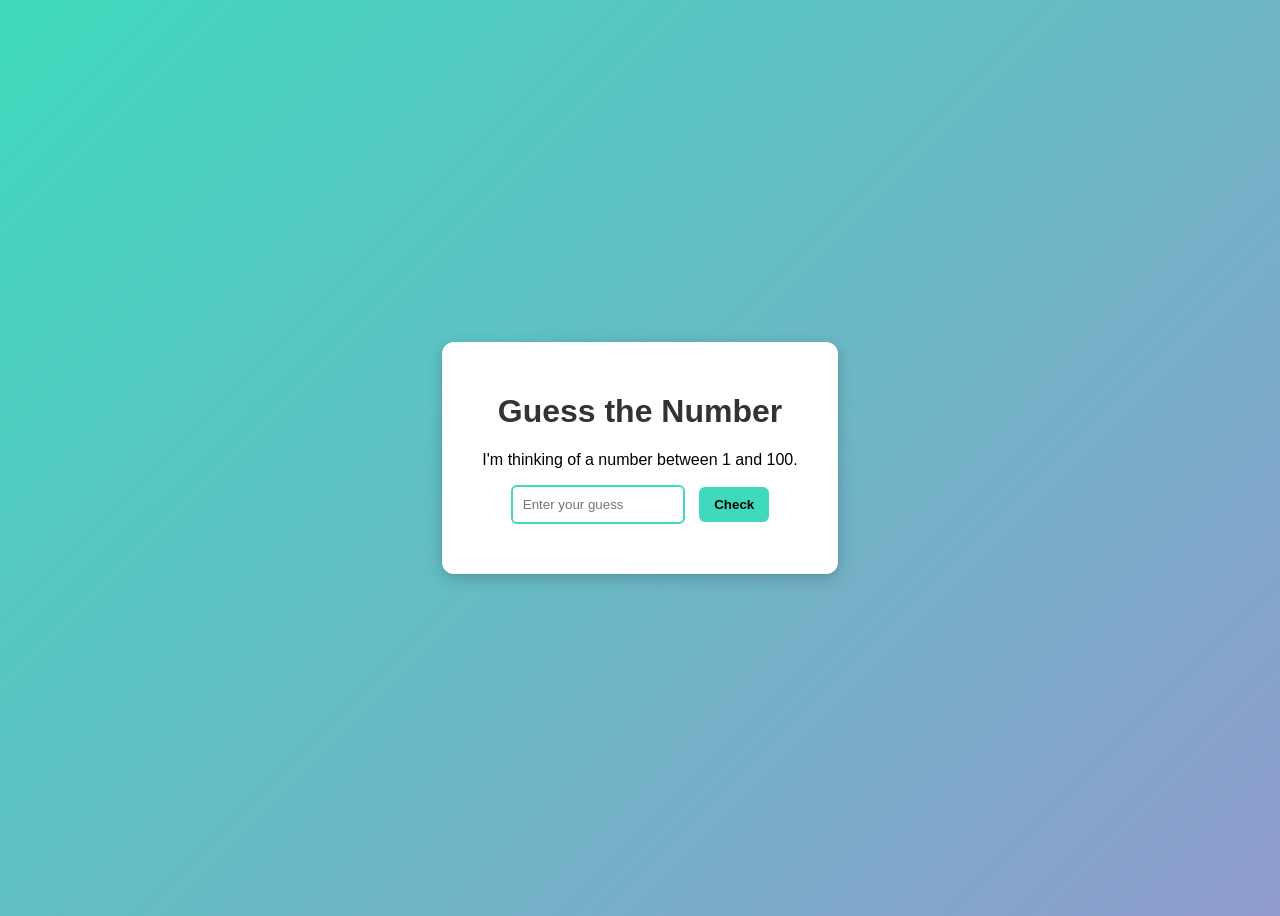
<file: GuessTheNumber/index.html>
<!DOCTYPE html>
<html lang="en">
<head>
    <meta charset="UTF-8">
    <meta name="viewport" content="width=device-width, initial-scale=1.0">
    <title>Guess the Number</title>
    <link rel="stylesheet" href="style.css">
</head>
<body>
    <div class="game-container">
        <h1>Guess the Number</h1>
        <p>I'm thinking of a number between 1 and 100.</p>
        <input type="number" id="number" placeholder="Enter your guess">
        <button id="check-btn">Check</button>
        <p id="result"></p>
        <p id="attempts"></p>
    </div>

    <script src="script.js"></script>
</body>
</html>
</file>
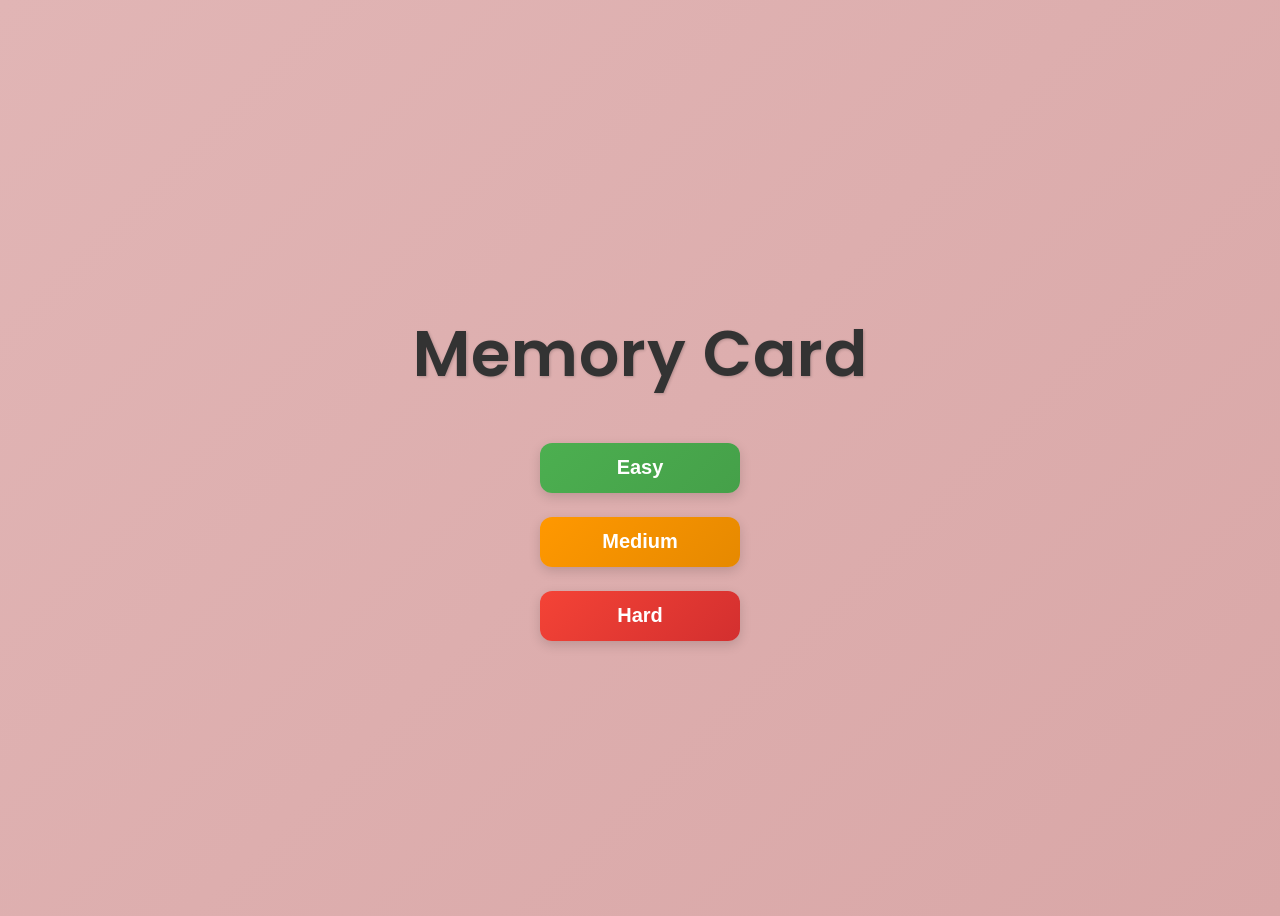
<file: MemoryCard/index.html>
<!DOCTYPE html>
<html lang="en">
<head>
    <meta charset="UTF-8">
    <meta name="viewport" content="width=device-width, initial-scale=1.0">
    <title>Memory Card</title>
    <link rel="stylesheet" href="main.css">
</head>
<body>
    <h1>Memory Card</h1>
    <button id="Easy" class="btn"><a href="Easy/Easy.html">Easy</a></button>
    <button id="Medium" class="btn"><a href="Medium/Medium.html">Medium</a></button>
    <button id="Hard" class="btn"><a href="Hard/Hard.html">Hard</a></button>
</body>
</html>
</file>
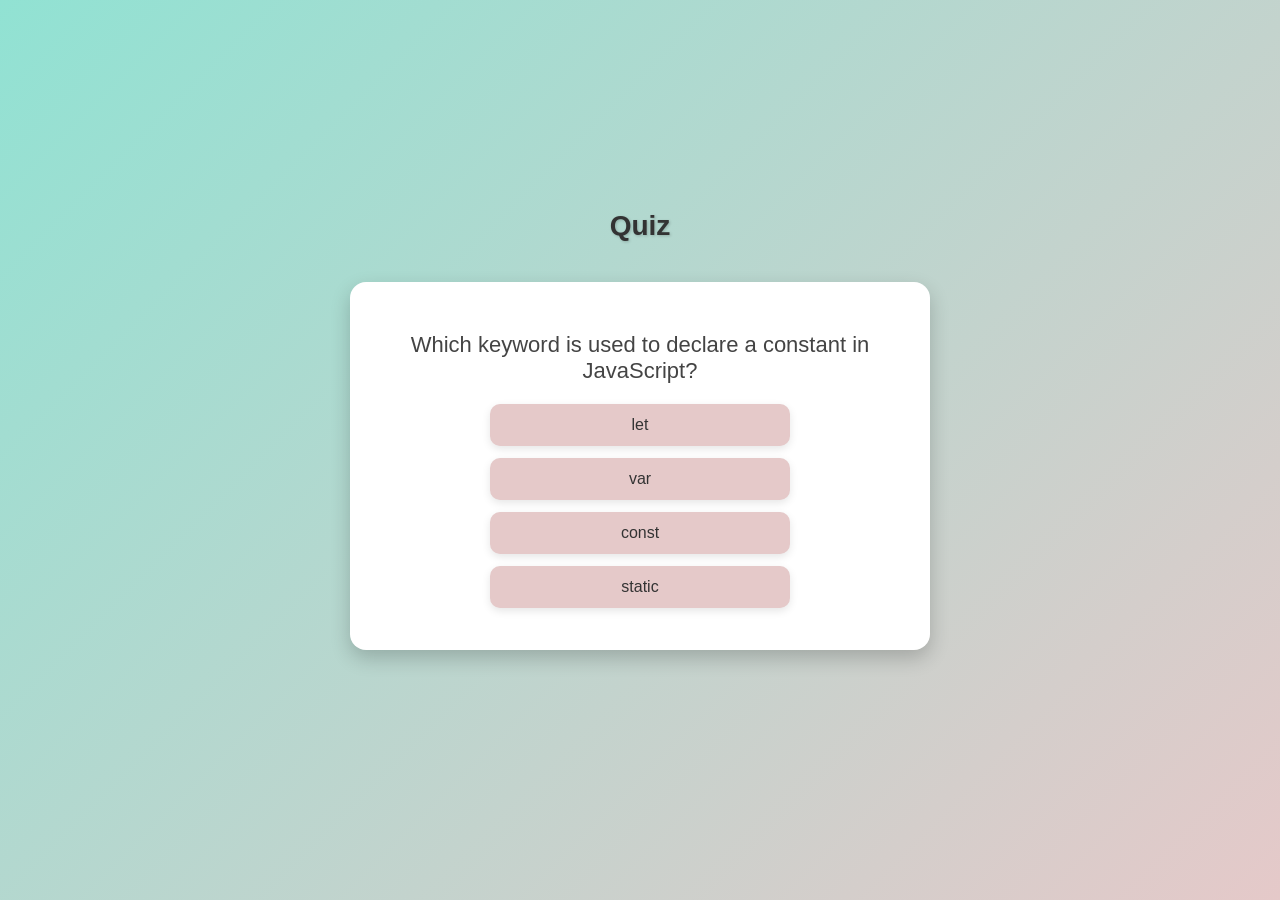
<file: QuizApp/index.html>
<!DOCTYPE html>
<html lang="en">
<head>
    <meta charset="UTF-8">
    <meta name="viewport" content="width=device-width, initial-scale=1.0">
    <title>Quiz App</title>
    <link rel="stylesheet" href="style.css">
</head>
<body>
    <div class="container">
        <h1>Quiz</h1>
        <div id="quiz"></div>
        <p id="score"></p>
    </div>
    <script src="script.js"></script>
</body>
</html>
</file>
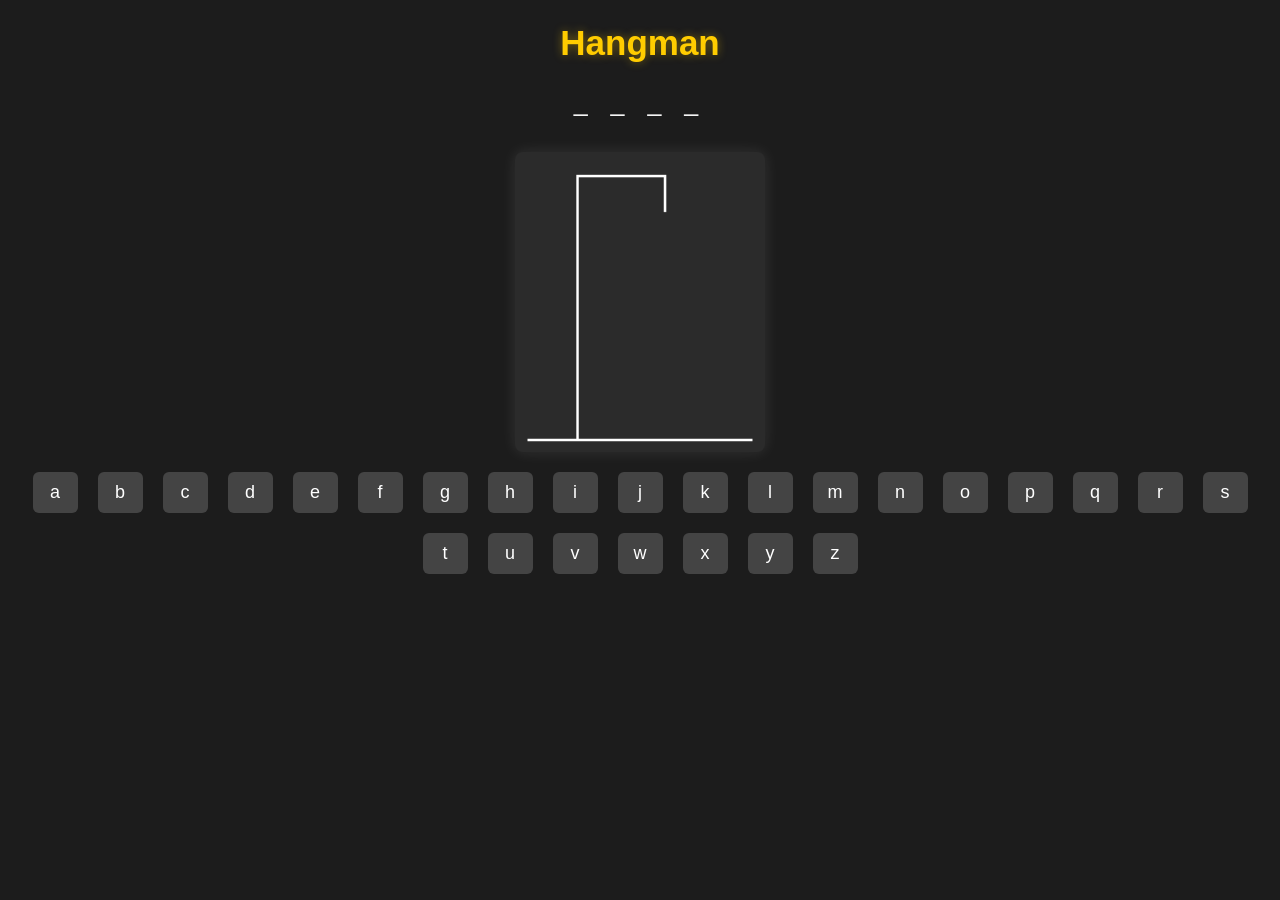
<file: SimpleHangman/index.html>
<!DOCTYPE html>
<html lang="en">
<head>
    <meta charset="UTF-8">
    <meta name="viewport" content="width=device-width, initial-scale=1.0">
    <title>Hangman</title>
    <link rel="stylesheet" href="style.css">
</head>
<body>
    <h1>Hangman</h1>
    <p id="wordDisplay"></p>
    <canvas id="hangmanCanvas" width="200" height="250"></canvas>
    <div id="keyboard"></div>
    <p id="message"></p>

    <script src="script.js"></script>
</body>
</html>
</file>
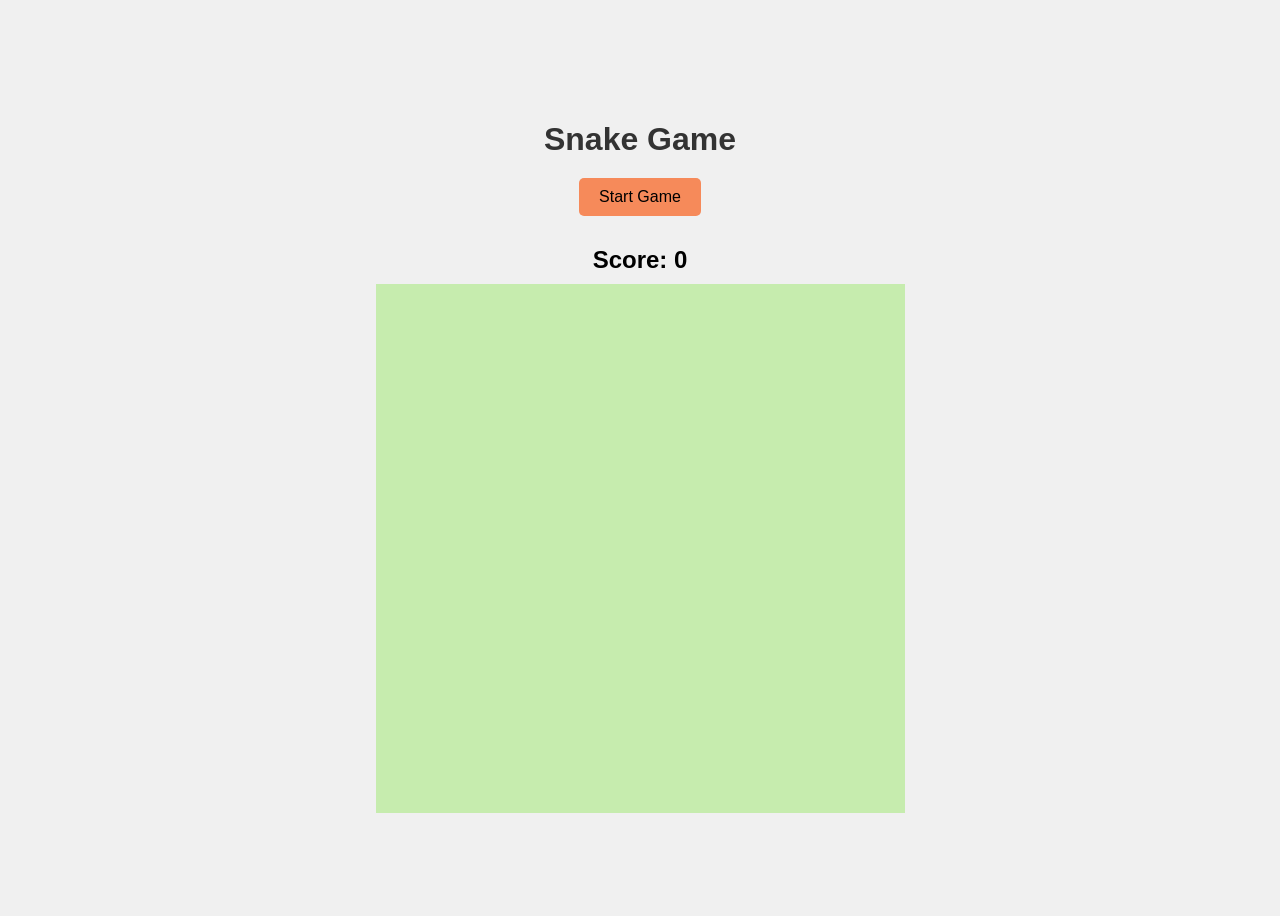
<file: SnakeGame/index.html>
<!DOCTYPE html>
<html lang="en">
<head>
  <meta charset="UTF-8">
  <meta name="viewport" content="width=device-width, initial-scale=1.0">
  <title>Snake Game</title>
  <link rel="stylesheet" href="style.css">
</head>
<body>
  <div class="game-container">
    <h1 class="game-title">Snake Game</h1>
    <button id="startBtn">Start Game</button>
    <h2 id="score">Score: 0</h2>

    <div class="canvas-wrapper">
      <canvas id="gameCanvas" width="529" height="529"></canvas>
      <div id="gameOverOverlay">
        <h2>Game Over!</h2>
        <p id="finalScore">Score : 0</p>
        <button id="restartBtn">Restart</button>
      </div>
    </div>
  </div>

  <script src="script.js"></script>
</body>
</html>
</file>
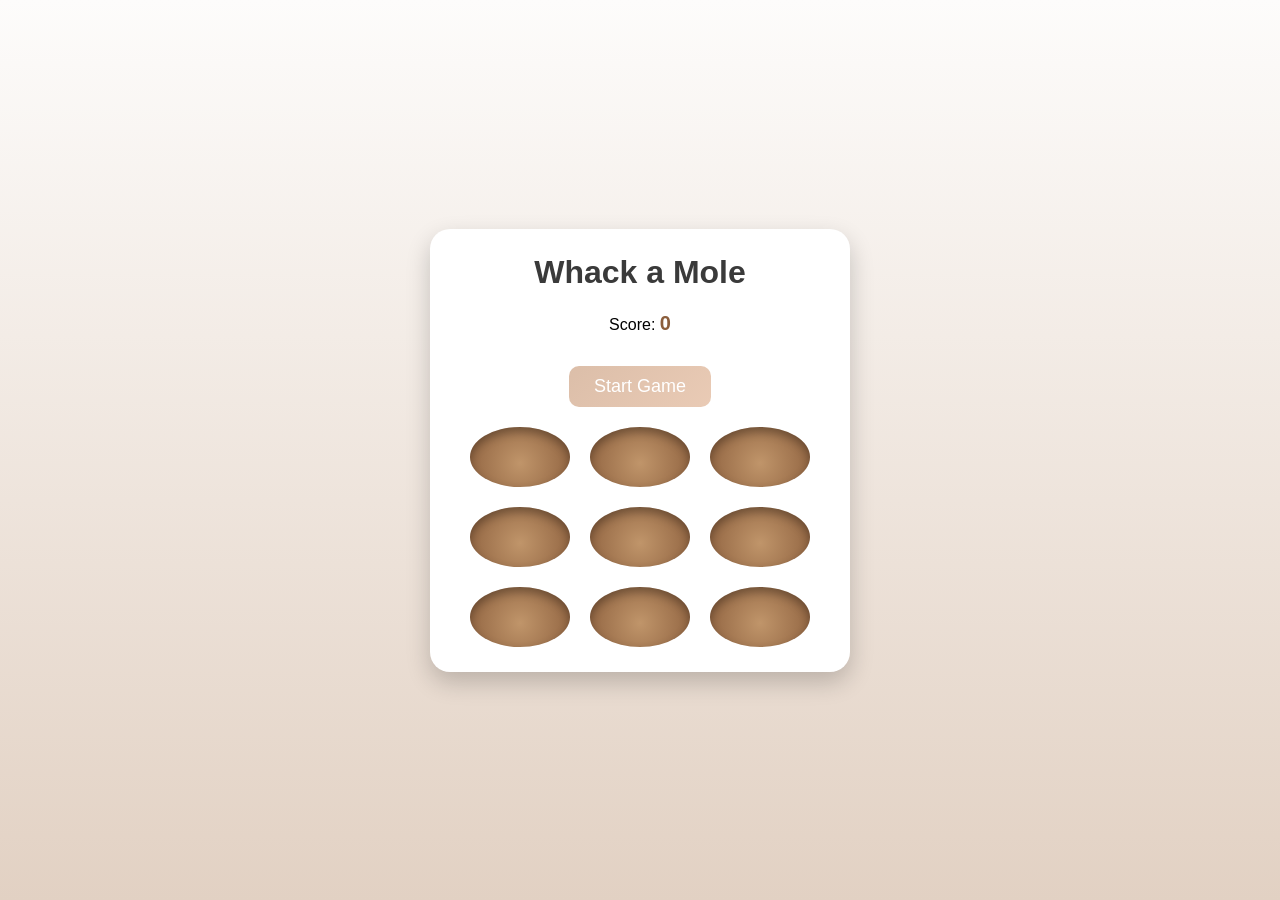
<file: WhackaMole/index.html>
<!DOCTYPE html>
<html lang="en">
<head>
    <meta charset="UTF-8">
    <meta name="viewport" content="width=device-width, initial-scale=1.0">
    <title>Whack a Mole</title>
    <link rel="stylesheet" href="style.css">
</head>
<body>
    <div id="game">
    <h2>Whack a Mole</h2>
    <p id="scoreBox">Score: <span id="score">0</span></p>
    <p id="message"></p>
    <button id="start">Start Game</button>
    <div class="board">
        <div class="hole"></div>
        <div class="hole"></div>
        <div class="hole"></div>
        <div class="hole"></div>
        <div class="hole"></div>
        <div class="hole"></div>
        <div class="hole"></div>
        <div class="hole"></div>
        <div class="hole"></div>
    </div>
    </div>
    <script src="script .js"></script>
</body>
</html>
</file>
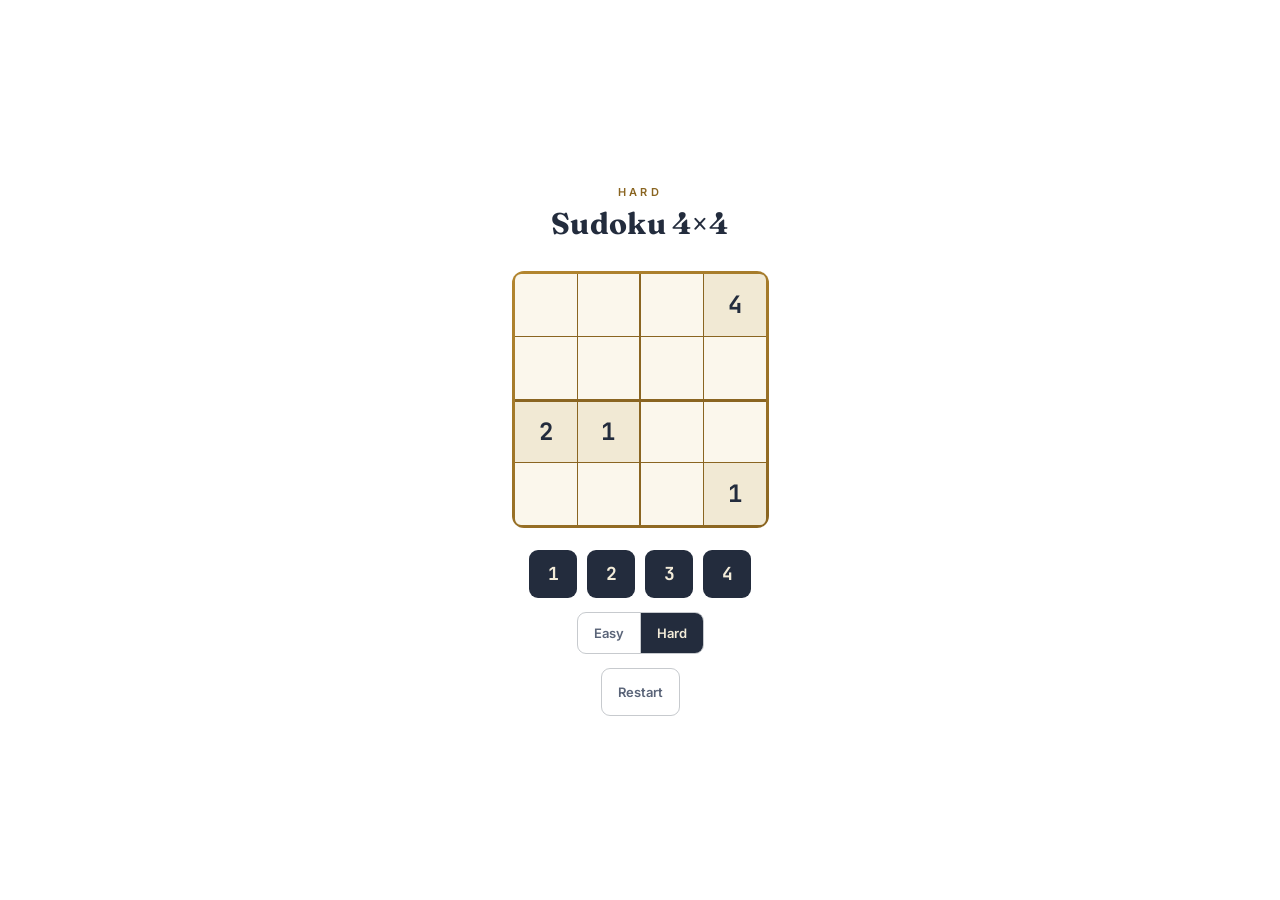
<file: Sudoku/4x4/index.html>
<!DOCTYPE html>
<html lang="en">
<head>
<meta charset="UTF-8">
<meta name="viewport" content="width=device-width, initial-scale=1.0">
<title>Sudoku 4×4</title>
<link rel="preconnect" href="https://fonts.googleapis.com">
<link href="https://fonts.googleapis.com/css2?family=Fraunces:opsz,wght@9..144,500;9..144,700&family=JetBrains+Mono:wght@500;700&family=Inter:wght@400;500;600&display=swap" rel="stylesheet">
<link rel="stylesheet" href="style.css">
</head>
<body>
  <div id="game">
    <div class="eyebrow" id="diffLabel">Hard</div>
    <h1>Sudoku 4×4</h1>
    <p id="message"></p>

    <div class="board-frame">
      <div class="grid" id="grid"></div>
    </div>

    <div class="controls" id="numberControls">
      <button class="num-btn" data-num="1">1</button>
      <button class="num-btn" data-num="2">2</button>
      <button class="num-btn" data-num="3">3</button>
      <button class="num-btn" data-num="4">4</button>
    </div>

    <div class="bottom-row">
      <div class="diff-toggle" id="diffToggle">
        <button class="diff-btn" data-diff="easy">Easy</button>
        <button class="diff-btn" data-diff="hard">Hard</button>
      </div>
    </div>

    <div class="bottom-row">
      <button class="icon-btn" id="restartBtn">Restart</button>
    </div>
  </div>
<script src="script.js"></script>

</body>
</html>
</file>
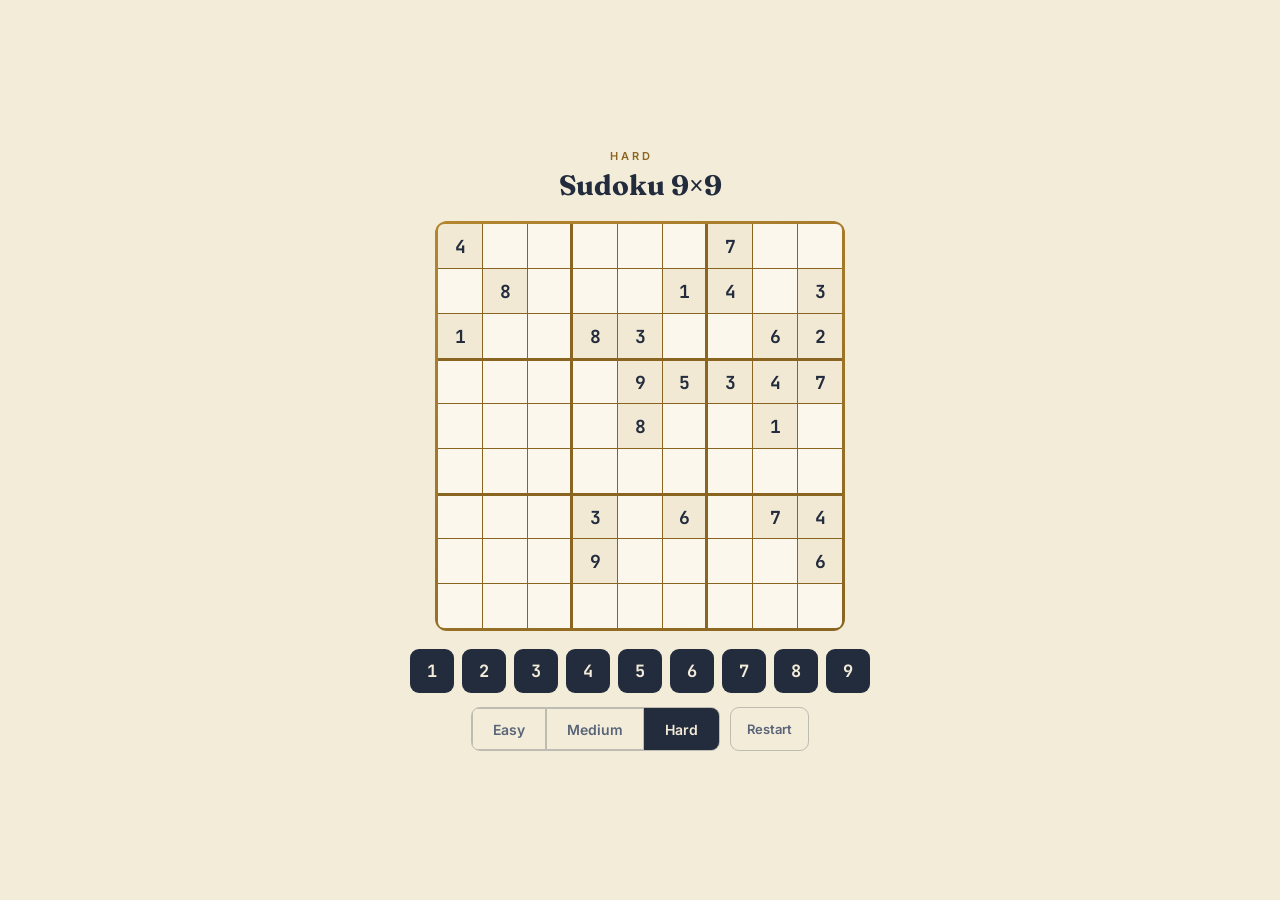
<file: Sudoku/9x9/index.html>
<!DOCTYPE html>
<html lang="en">
<head>
<meta charset="UTF-8">
<meta name="viewport" content="width=device-width, initial-scale=1.0">
<title>Sudoku 9×9</title>
<link rel="preconnect" href="https://fonts.googleapis.com">
<link href="https://fonts.googleapis.com/css2?family=Fraunces:opsz,wght@9..144,500;9..144,700&family=JetBrains+Mono:wght@500;700&family=Inter:wght@400;500;600&display=swap" rel="stylesheet">
<link rel="stylesheet" href="style.css">
</head>
<body>
  <div id="game">
    <div class="eyebrow" id="diffLabel">Hard</div>
    <h1>Sudoku 9×9</h1>
    <p id="message"></p>

    <div class="board-frame">
      <div class="grid" id="grid"></div>
    </div>

    <div class="controls" id="numberControls">
      <button class="num-btn" data-num="1">1</button>
      <button class="num-btn" data-num="2">2</button>
      <button class="num-btn" data-num="3">3</button>
      <button class="num-btn" data-num="4">4</button>
      <button class="num-btn" data-num="5">5</button>
      <button class="num-btn" data-num="6">6</button>
      <button class="num-btn" data-num="7">7</button>
      <button class="num-btn" data-num="8">8</button>
      <button class="num-btn" data-num="9">9</button>
    </div>

    <div class="bottom-row">
      <div class="diff-toggle" id="diffToggle">
        <button class="diff-btn" data-diff="easy">Easy</button>
        <button class="diff-btn" data-diff="medium">Medium</button>
        <button class="diff-btn" data-diff="hard">Hard</button>
      </div>
      <button class="icon-btn" id="restartBtn">Restart</button>
    </div>
  </div>

  <script src="script.js"></script>
</body>
</html>
</file>
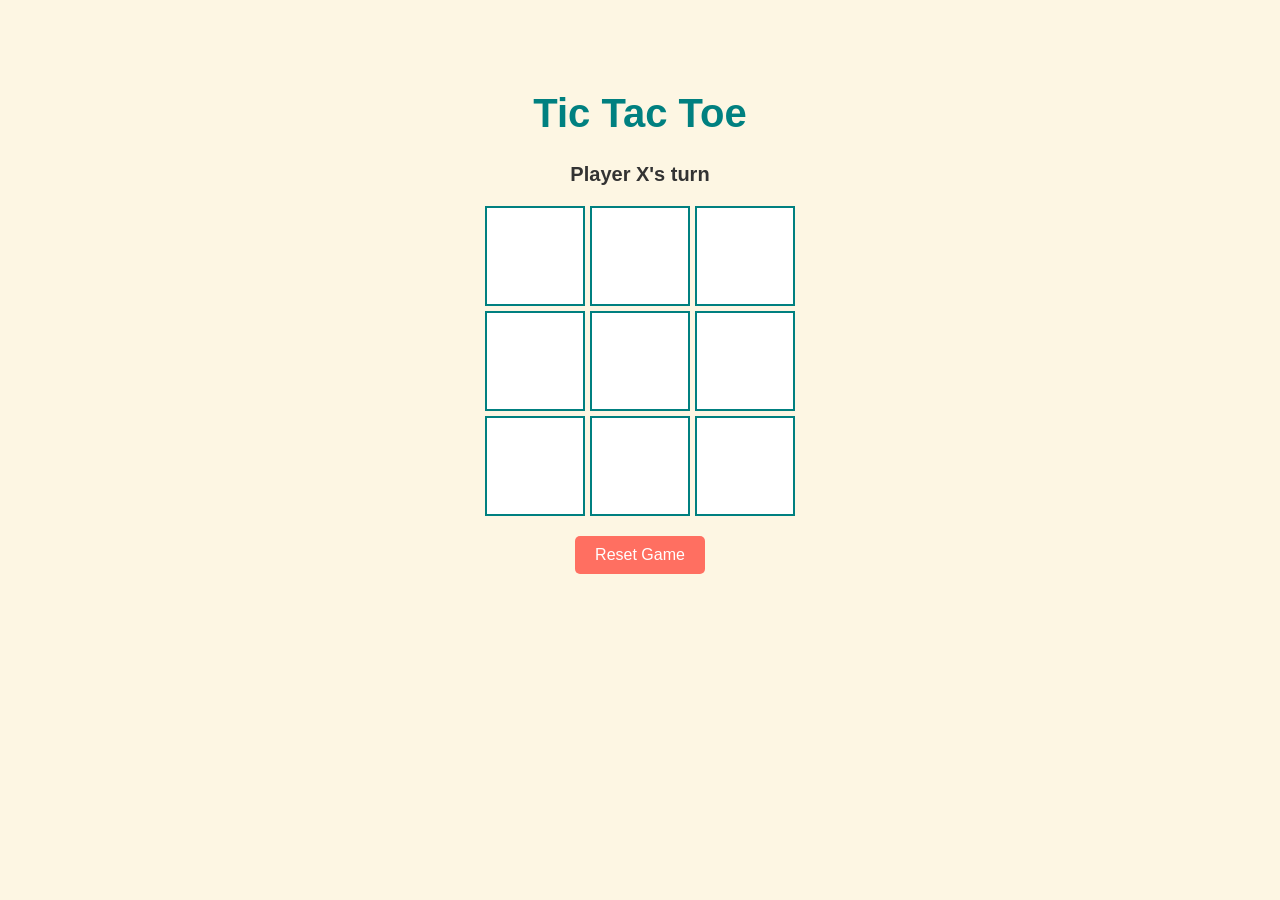
<file: TicTacToe/Tic-tac-toe.html>
<!DOCTYPE html>
<html lang="en">
<head>
  <meta charset="UTF-8">
  <title>Tic Tac Toe</title>
  <link rel="stylesheet" href="style.css">
</head>
<body>
    <br>
    <br>
  <h1>Tic Tac Toe</h1>
  <div class="status">Player X's turn</div>

  <div class="board">
    <div class="cell" data-index="0"></div>
    <div class="cell" data-index="1"></div>
    <div class="cell" data-index="2"></div>
    <div class="cell" data-index="3"></div>
    <div class="cell" data-index="4"></div>
    <div class="cell" data-index="5"></div>
    <div class="cell" data-index="6"></div>
    <div class="cell" data-index="7"></div>
    <div class="cell" data-index="8"></div>
    <div class="line"></div>
  </div>

  <button class="reset">Reset Game</button>
<script src="script .js"></script>

</body>
</html>
</file>
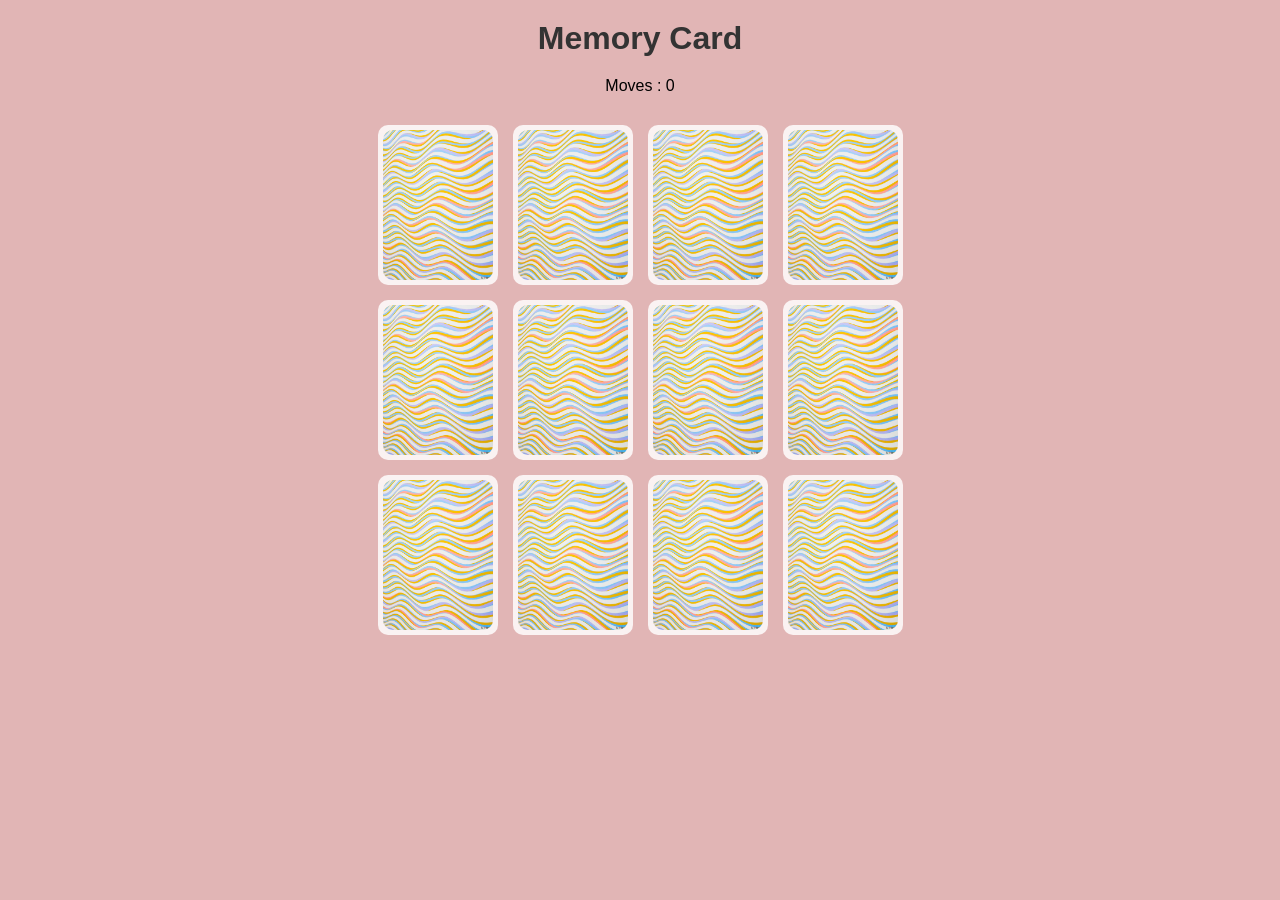
<file: MemoryCard/Easy/Easy.html>
<!DOCTYPE html>
<html lang="en">
<head>
    <meta charset="UTF-8">
    <meta name="viewport" content="width=device-width, initial-scale=1.0">
    <title>Memory Card</title>
    <link rel="stylesheet" href="style2.css">
</head>
<body>
    <h1>Memory Card</h1>
    <p>Moves : 0</p>
    <div class="game-board">
        <div class="card">
        <div class="card-inner">
            <div class="card-front">
                <img src="../assets/front-img.jpg" alt="?">
            </div>
            <div class="card-back">
            <img src="../assets/i1.jpg" alt="Apple">
            </div>
        </div>
        </div>

        <div class="card">
        <div class="card-inner">
            <div class="card-front">
                <img src="../assets/front-img.jpg" alt="?">
            </div>
            <div class="card-back">
            <img src="../assets/i5.jpg" alt="Apple">
            </div>
        </div>
        </div>

        <div class="card">
        <div class="card-inner">
            <div class="card-front">
                <img src="../assets/front-img.jpg" alt="?">
            </div>
            <div class="card-back">
            <img src="../assets/i4.jpg" alt="Apple">
            </div>
        </div>
        </div>

        <div class="card">
        <div class="card-inner">
            <div class="card-front">
                <img src="../assets/front-img.jpg" alt="?">
            </div>
            <div class="card-back">
            <img src="../assets/i2.jpg" alt="Apple">
            </div>
        </div>
        </div>

        <div class="card">
        <div class="card-inner">
            <div class="card-front">
                <img src="../assets/front-img.jpg" alt="?">
            </div>
            <div class="card-back">
            <img src="../assets/i3.jpg" alt="Apple">
            </div>
        </div>
        </div>

        <div class="card">
        <div class="card-inner">
            <div class="card-front">
                <img src="../assets/front-img.jpg" alt="?">
            </div>
            <div class="card-back">
            <img src="../assets/i2.jpg" alt="Apple">
            </div>
        </div>
        </div>

        <div class="card">
        <div class="card-inner">
            <div class="card-front">
                <img src="../assets/front-img.jpg" alt="?">
            </div>
            <div class="card-back">
            <img src="../assets/i6.jpg" alt="Apple">
            </div>
        </div>
        </div>

        <div class="card">
        <div class="card-inner">
            <div class="card-front">
                <img src="../assets/front-img.jpg" alt="?">
            </div>
            <div class="card-back">
            <img src="../assets/i3.jpg" alt="Apple">
            </div>
        </div>
        </div>

        <div class="card">
        <div class="card-inner">
            <div class="card-front">
                <img src="../assets/front-img.jpg" alt="?">
            </div>
            <div class="card-back">
            <img src="../assets/i4.jpg" alt="Apple">
            </div>
        </div>
        </div>

        <div class="card">
        <div class="card-inner">
            <div class="card-front">
                <img src="../assets/front-img.jpg" alt="?">
            </div>
            <div class="card-back">
            <img src="../assets/i6.jpg" alt="Apple">
            </div>
        </div>
        </div>

        <div class="card">
        <div class="card-inner">
            <div class="card-front">
                <img src="../assets/front-img.jpg" alt="?">
            </div>
            <div class="card-back">
            <img src="../assets/i5.jpg" alt="Apple">
            </div>
        </div>
        </div>

        <div class="card">
        <div class="card-inner">
            <div class="card-front">
                <img src="../assets/front-img.jpg" alt="?">
            </div>
            <div class="card-back">
            <img src="../assets/i1.jpg" alt="Apple">
            </div>
        </div>
        </div>
           
    <script src="../script.js"></script>
</body>
</html>
</file>
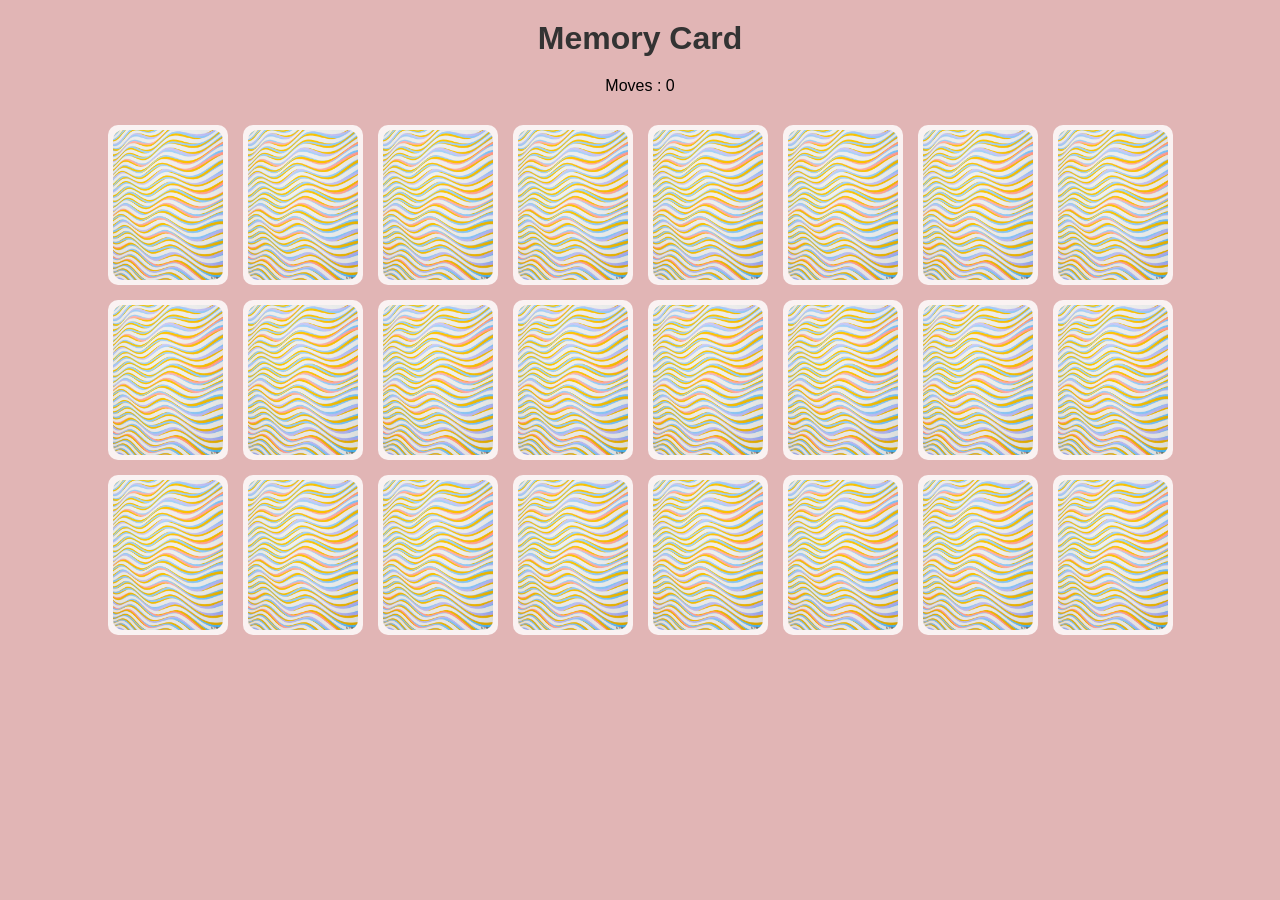
<file: MemoryCard/Hard/Hard.html>
<!DOCTYPE html>
<html lang="en">
<head>
    <meta charset="UTF-8">
    <meta name="viewport" content="width=device-width, initial-scale=1.0">
    <title>Memory Card</title>
    <link rel="stylesheet" href="style.css">
</head>
<body>
    <h1>Memory Card</h1>
    <p>Moves : 0</p>
    <div class="game-board">
        <div class="card">
        <div class="card-inner">
            <div class="card-front">
                <img src="../assets/front-img.jpg" alt="?">
            </div>
            <div class="card-back">
            <img src="../assets/image1.jpg" alt="Apple">
            </div>
        </div>
        </div>

        <div class="card">
        <div class="card-inner">
            <div class="card-front">
                <img src="../assets/front-img.jpg" alt="?">
            </div>
            <div class="card-back">
            <img src="../assets/image12.jpg" alt="Apple">
            </div>
        </div>
        </div>

        <div class="card">
        <div class="card-inner">
            <div class="card-front">
                <img src="../assets/front-img.jpg" alt="?">
            </div>
            <div class="card-back">
            <img src="../assets/image4.jpg" alt="Apple">
            </div>
        </div>
        </div>

        <div class="card">
        <div class="card-inner">
            <div class="card-front">
                <img src="../assets/front-img.jpg" alt="?">
            </div>
            <div class="card-back">
            <img src="../assets/image3.jpg" alt="Apple">
            </div>
        </div>
        </div>

        <div class="card">
        <div class="card-inner">
            <div class="card-front">
                <img src="../assets/front-img.jpg" alt="?">
            </div>
            <div class="card-back">
            <img src="../assets/image10.jpg" alt="Apple">
            </div>
        </div>
        </div>

        <div class="card">
        <div class="card-inner">
            <div class="card-front">
                <img src="../assets/front-img.jpg" alt="?">
            </div>
            <div class="card-back">
            <img src="../assets/image2.jpg" alt="Apple">
            </div>
        </div>
        </div>

        <div class="card">
        <div class="card-inner">
            <div class="card-front">
                <img src="../assets/front-img.jpg" alt="?">
            </div>
            <div class="card-back">
            <img src="../assets/image1.jpg" alt="Apple">
            </div>
        </div>
        </div>

        <div class="card">
        <div class="card-inner">
            <div class="card-front">
                <img src="../assets/front-img.jpg" alt="?">
            </div>
            <div class="card-back">
            <img src="../assets/image11.jpg" alt="Apple">
            </div>
        </div>
        </div>

        <div class="card">
        <div class="card-inner">
            <div class="card-front">
                <img src="../assets/front-img.jpg" alt="?">
            </div>
            <div class="card-back">
            <img src="../assets/image2.jpg" alt="Apple">
            </div>
        </div>
        </div>

        <div class="card">
        <div class="card-inner">
            <div class="card-front">
                <img src="../assets/front-img.jpg" alt="?">
            </div>
            <div class="card-back">
            <img src="../assets/image5.jpg" alt="Apple">
            </div>
        </div>
        </div>

        <div class="card">
        <div class="card-inner">
            <div class="card-front">
                <img src="../assets/front-img.jpg" alt="?">
            </div>
            <div class="card-back">
            <img src="../assets/image8.jpg" alt="Apple">
            </div>
        </div>
        </div>

        <div class="card">
        <div class="card-inner">
            <div class="card-front">
                <img src="../assets/front-img.jpg" alt="?">
            </div>
            <div class="card-back">
            <img src="../assets/image3.jpg" alt="Apple">
            </div>
        </div>
        </div>

        <div class="card">
        <div class="card-inner">
            <div class="card-front">
                <img src="../assets/front-img.jpg" alt="?">
            </div>
            <div class="card-back">
            <img src="../assets/image7.jpg" alt="Apple">
            </div>
        </div>
        </div>

        <div class="card">
        <div class="card-inner">
            <div class="card-front">
                <img src="../assets/front-img.jpg" alt="?">
            </div>
            <div class="card-back">
            <img src="../assets/image9.jpg" alt="Apple">
            </div>
        </div>
        </div>

        <div class="card">
        <div class="card-inner">
            <div class="card-front">
                <img src="../assets/front-img.jpg" alt="?">
            </div>
            <div class="card-back">
            <img src="../assets/image11.jpg" alt="Apple">
            </div>
        </div>
        </div>

        <div class="card">
        <div class="card-inner">
            <div class="card-front">
                <img src="../assets/front-img.jpg" alt="?">
            </div>
            <div class="card-back">
            <img src="../assets/image8.jpg" alt="Apple">
            </div>
        </div>
        </div>

        <div class="card">
        <div class="card-inner">
            <div class="card-front">
                <img src="../assets/front-img.jpg" alt="?">
            </div>
            <div class="card-back">
            <img src="../assets/image5.jpg" alt="Apple">
            </div>
        </div>
        </div>

        <div class="card">
        <div class="card-inner">
            <div class="card-front">
                <img src="../assets/front-img.jpg" alt="?">
            </div>
            <div class="card-back">
            <img src="../assets/image10.jpg" alt="Apple">
            </div>
        </div>
        </div>

        <div class="card">
        <div class="card-inner">
            <div class="card-front">
                <img src="../assets/front-img.jpg" alt="?">
            </div>
            <div class="card-back">
            <img src="../assets/image12.jpg" alt="Apple">
            </div>
        </div>
        </div>

        <div class="card">
        <div class="card-inner">
            <div class="card-front">
                <img src="../assets/front-img.jpg" alt="?">
            </div>
            <div class="card-back">
            <img src="../assets/image6.jpg" alt="Apple">
            </div>
        </div>
        </div>

        <div class="card">
        <div class="card-inner">
            <div class="card-front">
                <img src="../assets/front-img.jpg" alt="?">
            </div>
            <div class="card-back">
            <img src="../assets/image7.jpg" alt="Apple">
            </div>
        </div>
        </div>

        <div class="card">
        <div class="card-inner">
            <div class="card-front">
                <img src="../assets/front-img.jpg" alt="?">
            </div>
            <div class="card-back">
            <img src="../assets/image4.jpg" alt="Apple">
            </div>
        </div>
        </div>

        <div class="card">
        <div class="card-inner">
            <div class="card-front">
                <img src="../assets/front-img.jpg" alt="?">
            </div>
            <div class="card-back">
            <img src="../assets/image9.jpg" alt="Apple">
            </div>
        </div>
        </div>

        <div class="card">
        <div class="card-inner">
            <div class="card-front">
                <img src="../assets/front-img.jpg" alt="?">
            </div>
            <div class="card-back">
            <img src="../assets/image6.jpg" alt="Apple">
            </div>
        </div>
        </div>
    </div>
    <script src="../script.js"></script>
</body>
</html>
</file>
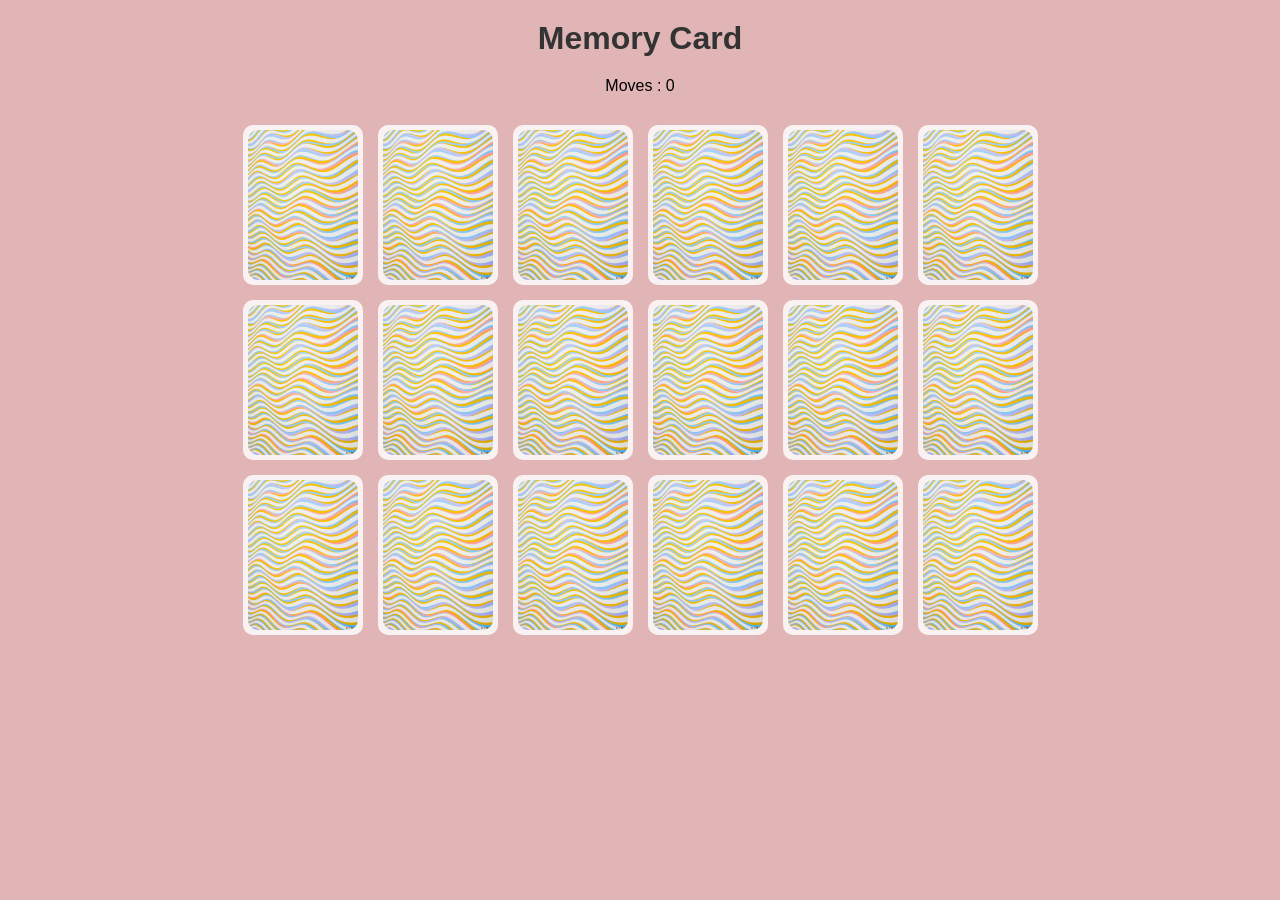
<file: MemoryCard/Medium/Medium.html>
<!DOCTYPE html>
<html lang="en">
<head>
    <meta charset="UTF-8">
    <meta name="viewport" content="width=device-width, initial-scale=1.0">
    <title>Memory Card</title>
    <link rel="stylesheet" href="style1.css">
</head>
<body>
    <h1>Memory Card</h1>
    <p>Moves : 0</p>
    <div class="game-board">
        <div class="card">
        <div class="card-inner">
            <div class="card-front">
                <img src="../assets/front-img.jpg" alt="?">
            </div>
            <div class="card-back">
            <img src="../assets/img1.jpg" alt="Apple">
            </div>
        </div>
        </div>

        <div class="card">
        <div class="card-inner">
            <div class="card-front">
                <img src="../assets/front-img.jpg" alt="?">
            </div>
            <div class="card-back">
            <img src="../assets/img5.jpg" alt="Apple">
            </div>
        </div>
        </div>

        <div class="card">
        <div class="card-inner">
            <div class="card-front">
                <img src="../assets/front-img.jpg" alt="?">
            </div>
            <div class="card-back">
            <img src="../assets/img4.jpg" alt="Apple">
            </div>
        </div>
        </div>

        <div class="card">
        <div class="card-inner">
            <div class="card-front">
                <img src="../assets/front-img.jpg" alt="?">
            </div>
            <div class="card-back">
            <img src="../assets/img7.jpg" alt="Apple">
            </div>
        </div>
        </div>

        <div class="card">
        <div class="card-inner">
            <div class="card-front">
                <img src="../assets/front-img.jpg" alt="?">
            </div>
            <div class="card-back">
            <img src="../assets/img9.jpg" alt="Apple">
            </div>
        </div>
        </div>

        <div class="card">
        <div class="card-inner">
            <div class="card-front">
                <img src="../assets/front-img.jpg" alt="?">
            </div>
            <div class="card-back">
            <img src="../assets/img2.jpg" alt="Apple">
            </div>
        </div>
        </div>

        <div class="card">
        <div class="card-inner">
            <div class="card-front">
                <img src="../assets/front-img.jpg" alt="?">
            </div>
            <div class="card-back">
            <img src="../assets/img8.jpg" alt="Apple">
            </div>
        </div>
        </div>

        <div class="card">
        <div class="card-inner">
            <div class="card-front">
                <img src="../assets/front-img.jpg" alt="?">
            </div>
            <div class="card-back">
            <img src="../assets/img3.jpg" alt="Apple">
            </div>
        </div>
        </div>

        <div class="card">
        <div class="card-inner">
            <div class="card-front">
                <img src="../assets/front-img.jpg" alt="?">
            </div>
            <div class="card-back">
            <img src="../assets/img4.jpg" alt="Apple">
            </div>
        </div>
        </div>

        <div class="card">
        <div class="card-inner">
            <div class="card-front">
                <img src="../assets/front-img.jpg" alt="?">
            </div>
            <div class="card-back">
            <img src="../assets/img6.jpg" alt="Apple">
            </div>
        </div>
        </div>

        <div class="card">
        <div class="card-inner">
            <div class="card-front">
                <img src="../assets/front-img.jpg" alt="?">
            </div>
            <div class="card-back">
            <img src="../assets/img7.jpg" alt="Apple">
            </div>
        </div>
        </div>

        <div class="card">
        <div class="card-inner">
            <div class="card-front">
                <img src="../assets/front-img.jpg" alt="?">
            </div>
            <div class="card-back">
            <img src="../assets/img2.jpg" alt="Apple">
            </div>
        </div>
        </div>

        <div class="card">
        <div class="card-inner">
            <div class="card-front">
                <img src="../assets/front-img.jpg" alt="?">
            </div>
            <div class="card-back">
            <img src="../assets/img6.jpg" alt="Apple">
            </div>
        </div>
        </div>

        <div class="card">
        <div class="card-inner">
            <div class="card-front">
                <img src="../assets/front-img.jpg" alt="?">
            </div>
            <div class="card-back">
            <img src="../assets/img8.jpg" alt="Apple">
            </div>
        </div>
        </div>

        <div class="card">
        <div class="card-inner">
            <div class="card-front">
                <img src="../assets/front-img.jpg" alt="?">
            </div>
            <div class="card-back">
            <img src="../assets/img9.jpg" alt="Apple">
            </div>
        </div>
        </div>

        <div class="card">
        <div class="card-inner">
            <div class="card-front">
                <img src="../assets/front-img.jpg" alt="?">
            </div>
            <div class="card-back">
            <img src="../assets/img1.jpg" alt="Apple">
            </div>
        </div>
        </div>

        <div class="card">
        <div class="card-inner">
            <div class="card-front">
                <img src="../assets/front-img.jpg" alt="?">
            </div>
            <div class="card-back">
            <img src="../assets/img3.jpg" alt="Apple">
            </div>
        </div>
        </div>

        <div class="card">
        <div class="card-inner">
            <div class="card-front">
                <img src="../assets/front-img.jpg" alt="?">
            </div>
            <div class="card-back">
            <img src="../assets/img5.jpg" alt="Apple">
            </div>
        </div>
        </div>
    <script src="../script.js"></script>
</body>
</html>
</file>
<file: GuessTheNumber/style.css>
body {
  font-family: 'Poppins', sans-serif;
  background: linear-gradient(135deg, #3fdabd, #909bcd);
  height: 100vh;
  display: flex;
  justify-content: center;
  align-items: center;
}

.game-container {
  background: white;
  padding: 30px 40px;
  border-radius: 12px;
  box-shadow: 0 4px 15px rgba(0, 0, 0, 0.2);
  text-align: center;
}

h1 {
  color: #333;
}

input {
  padding: 10px;
  width: 150px;
  border: 2px solid #3fdabd;
  border-radius: 6px;
  margin-right: 10px;
}

button {
  padding: 10px 15px;
  background-color: #3fdabd;
  border: none;
  border-radius: 6px;
  cursor: pointer;
  font-weight: bold;
}

button:hover {
  background-color: #909bcd;
}

#result {
  margin-top: 20px;
  font-size: 18px;
  font-weight: bold;
}

#attempts {
  color: #555;
  margin-top: 10px;
}
</file>
<file: MemoryCard/main.css>
@import url('https://fonts.googleapis.com/css2?family=Poppins:wght@400;600&display=swap');

/* Page styling */
body {
  font-family: 'Poppins', sans-serif;
  text-align: center;
  background: linear-gradient(135deg, #e1b5b5, #d9a7a7);
  height: 100vh;
  display: flex;
  flex-direction: column;
  justify-content: center;
  align-items: center;
  color: #333;
  animation: fadeIn 1s ease-in;
}

/* Title */
h1 {
  font-size: 4rem;
  font-weight: 600;
  margin-bottom: 30px;
  letter-spacing: 1px;
  text-shadow: 1px 1px 3px rgba(0, 0, 0, 0.2);
}

/* Button base style */
.btn {
  padding: 12px 28px;
  margin: 12px 0;
  font-size: 20px;
  font-weight: 600;
  border: none;
  border-radius: 12px;
  cursor: pointer;
  color: #fff;
  width: 200px;
  height: 50px;
  backdrop-filter: blur(6px);
  box-shadow: 0 4px 12px rgba(0, 0, 0, 0.15);
  transition: all 0.3s ease;
}

/* Hover and active effects */
.btn:hover {
  transform: translateY(-3px);
  box-shadow: 0 6px 18px rgba(0, 0, 0, 0.25);
  filter: brightness(1.1);
}

.btn:active {
  transform: translateY(1px);
  box-shadow: 0 2px 6px rgba(0, 0, 0, 0.2);
}

/* Difficulty colors */
#Easy {
  background: linear-gradient(135deg, #4CAF50, #45a049);
}

#Medium {
  background: linear-gradient(135deg, #FF9800, #e68900);
}

#Hard {
  background: linear-gradient(135deg, #F44336, #d32f2f);
}

/* Fade-in animation */
@keyframes fadeIn {
  from { opacity: 0; transform: translateY(10px); }
  to { opacity: 1; transform: translateY(0); }
}

a {
  color: #fff;
  text-decoration: none;
}
</file>
<file: QuizApp/style.css>
body { 
    font-family: 'Segoe UI', Arial, sans-serif; 
    background: linear-gradient(135deg, #91e2d3, #e5c9c9);
    margin: 0;
    min-height: 100vh;
    display: flex;
    justify-content: center;
    align-items: center;
    overflow-x: hidden;
}

.container {
    text-align: center;
    width: 100%;
    display: flex;
    flex-direction: column;
    align-items: center;
}

#quiz {
    background: #fff;
    padding: 30px 40px;
    border-radius: 16px;
    box-shadow: 0 8px 20px rgba(0,0,0,0.2);
    max-width: 500px;
    width: 90%;
    margin: 20px auto;
    transition: all 0.3s ease;
}

h1 {
    color: #333;
    margin-bottom: 20px;
    font-size: 28px;
    text-shadow: 1px 1px 3px rgba(0,0,0,0.2);
}

.question { 
    font-size: 22px; 
    margin: 20px 0; 
    color: #444;
}

.option {
    display: block; 
    margin: 12px auto;
    padding: 12px; 
    width: 100%;
    max-width: 300px;
    border: none;
    border-radius: 10px;
    background: #e5c9c9;
    color: #333;
    font-size: 16px;
    font-weight: 500;
    cursor: pointer;
    box-shadow: 0 3px 8px rgba(0,0,0,0.1);
    transition: all 0.3s ease;
}

.option:hover { 
    background: #91e2d3; 
    color: #fff;
    transform: scale(1.05);
}

#score { 
    font-size: 18px; 
    margin-top: 20px; 
    font-weight: bold;
    color: #333;
}

.result {
  border-radius: 16px;
  max-width: 400px;
  margin: auto;
  animation: fadeIn 0.8s ease-in-out;
}

.result h2 {
  color: #333;
  margin-bottom: 10px;
}

.result p {
  font-size: 18px;
  color: #444;
  margin: 8px 0;
}

/* 📱 Responsive tweaks */
@media (max-width: 650px) {
    #quiz {
        padding: 20px;
        width: 75%;
    }
    .question {
        font-size: 18px;
    }
    .option {
        font-size: 15px;
        max-width: 170px;
    }
}
</file>
<file: SimpleHangman/style.css>
body {
  font-family: 'Segoe UI', Arial, sans-serif;
  text-align: center;
  background: #1c1c1c;
  color: #f5f5f5;
  margin: 0;
  padding: 0;
}

h1 {
  font-size: 35px;
  font-weight: 700;
  margin-bottom: 10px;
  color: #ffcc00;
  text-shadow: 0 0 10px rgba(255, 204, 0, 0.4);
}

#wordDisplay {
  font-size: 25px;
  letter-spacing: 8px;
  font-weight: 500;
}

canvas {
  background: #2b2b2b;
  margin-top: 10px;
  margin-bottom: 10px;
  border-radius: 8px;
  box-shadow: 0 0 15px rgba(255, 255, 255, 0.1);
  width: 90%;
  max-width: 250px;
  max-height: 300px;
}

#keyboard {
  /* margin-top: 25px; */
  display: flex;
  flex-wrap: wrap;
  justify-content: center;
  gap: 8px;
}

#keyboard button {
  margin: 6px;
  padding: 10px 14px;
  font-size: 18px;
  cursor: pointer;
  border: none;
  border-radius: 6px;
  background: #444;
  color: #fff;
  transition: all 0.2s ease;
  flex: 0 1 45px;
}

#keyboard button:hover:not(:disabled) {
  background: #ffcc00;
  color: #000;
  transform: scale(1.05);
}

#keyboard button:disabled {
  background: #666;
  color: #aaa;
  cursor: not-allowed;
}

#message {
  margin-top: 20px;
  font-size: 22px;
  font-weight: 600;
  color: #ffcc00;
}

/* 📱 Mobile Screens */
@media (max-width: 600px) {
  h1 {
    font-size: 32px;
  }

  #wordDisplay {
    font-size: 22px;
    letter-spacing: 5px;
  }

  #keyboard button {
    flex: 0 1 38px;
    font-size: 16px;
    padding: 8px 10px;
  }

  canvas {
    max-width: 250px;
  }
}

/* 💻 Tablets */
@media (min-width: 601px) and (max-width: 900px) {
  #keyboard button {
    flex: 0 1 42px;
  }

  canvas {
    max-width: 280px;
  }
}
</file>
<file: SnakeGame/style.css>
body {
  display: flex;
  justify-content: center;
  align-items: center;
  height: 100vh;
  background: #f0f0f0;
  font-family: 'Poppins', sans-serif;
}

.game-container {
  text-align: center;
}

.game-title {
  font-size: 32px;
  font-weight: 700;
  color: #333;
  margin-bottom: 10px;
}

#startBtn, #restartBtn {
  margin: 10px;
  padding: 10px 20px;
  font-size: 16px;
  border-radius: 5px;
  border: none;
  background: #f68a5a;
  cursor: pointer;
  transition: 0.3s;
}

#startBtn:hover, #restartBtn:hover {
  background: #9FD356;
  color: #fff;
}

#score {
  font-weight: bold;
  margin-bottom: 10px;
}

.canvas-wrapper {
  position: relative;
  display: inline-block;
}

canvas {
  border: none;
  background: #C6ECAE;
}

#gameOverOverlay {
  position: absolute;
  top: 50%;
  left: 50%;
  transform: translate(-50%, -50%);
  background: rgba(0, 0, 0, 0.7);
  color: #fff;
  padding: 10px 10px;
  border-radius: 12px;
  font-size: 20px;
  display: none;
  animation: fadeIn 0.4s ease;
  width: 400px;
  height: 200px;
}

@keyframes fadeIn {
  from { opacity: 0; transform: translate(-50%, -60%); }
  to { opacity: 1; transform: translate(-50%, -50%); }
}
</file>
<file: WhackaMole/style.css>
body {
  display: flex;
  justify-content: center;
  align-items: center;
  height: 100vh;
  margin: 0;
  background: linear-gradient(to bottom, #fdfcfb, #e2d1c3);
  font-family: 'Poppins', sans-serif;
}

#game {
  display: flex;
  flex-direction: column;
  align-items: center;
  text-align: center;
  background: #fff;
  padding: 25px 40px;
  border-radius: 20px;
  box-shadow: 0 10px 25px rgba(0, 0, 0, 0.2);
}

h2 {
  color: #3a3a3a;
  font-size: 32px;
  font-weight: 700;
  margin: 0 0 5px 0;
}

#score {
  font-weight: 700;
  color: #8b5e3c;
  font-size: 20px;
  margin: 0;
}

#start {
  padding: 10px 25px;
  font-size: 18px;
  background: linear-gradient(135deg, rgba(167, 93, 40, 0.4), rgba(201, 124, 70, 0.4));
  color: white;
  border: none;
  border-radius: 10px;
  cursor: pointer;
  transition: transform 0.2s ease, box-shadow 0.3s ease;
  margin-top: 10px;
}

#message {
  color: #8b5e3c;
  font-size: 20px;
  font-weight: 600;
  margin: 5px 0 0 0;
}

.board {
  display: grid;
  grid-template-columns: repeat(3, 100px);
  gap: 20px;
  justify-content: center;
  margin-top: 20px;
}

.hole {
  width: 100px;
  height: 60px;
  background: radial-gradient(circle at 50% 60%, #c0956a, #8b5e3c);
  border-radius: 50%;
  position: relative;
  cursor: pointer;
  box-shadow: inset 0 5px 10px rgba(0,0,0,0.3);
}

.mole {
  width: 80px;
  height: 80px;
  background: url('mole.png') no-repeat center/cover;
  position: absolute;
  top: -20px;
  left: 10px;
}

@keyframes popUp {
  0% { top: -90px; }
  50% { top: -25px; }
  100% { top: -90px; }
}
</file>
<file: Sudoku/4x4/style.css>
:root{
    --paper: #f3ecd9;
    --paper-dark: #e9dfc4;
    --ink: #232c3d;
    --ink-soft: #5a6478;
    --brass: #b3862f;
    --brass-dark: #8a6521;
    --error: #b4432f;
    --success: #4f7a5a;
    --cell: #fbf7ec;
    --radius: 10px;
  }

  * { box-sizing: border-box; }

  body {
    margin: 0;
    min-height: 100vh;
    display: flex;
    justify-content: center;
    align-items: center;
    font-family: 'Inter', sans-serif;
    padding: 24px;
  }

  #game {
    display: flex;
    flex-direction: column;
    align-items: center;
    border-radius: 20px;
    position: relative;
  }

  .eyebrow {
    font-size: 11px;
    letter-spacing: 0.28em;
    text-transform: uppercase;
    color: var(--brass-dark);
    font-weight: 600;
    margin-bottom: 6px;
  }

  h1 {
    margin: 0 0 22px;
    font-family: 'Fraunces', serif;
    font-weight: 700;
    font-size: 30px;
    letter-spacing: 0.01em;
    color: var(--ink);
  }

  .board-frame {
    padding: 3px;
    border-radius: 12px;
    background: linear-gradient(155deg, var(--brass), var(--brass-dark));
  }

  .grid {
    display: grid;
    grid-template-columns: repeat(4, 62px);
    grid-template-rows: repeat(4, 62px);
    background: var(--brass-dark);
    gap: 1px;
    border-radius: 6px;
    overflow: hidden;
  }

  .cell {
    width: 62px;
    height: 62px;
    display: flex;
    align-items: center;
    justify-content: center;
    font-family: 'JetBrains Mono', monospace;
    font-size: 24px;
    font-weight: 700;
    background: var(--cell);
    color: var(--ink);
    cursor: pointer;
    user-select: none;
    transition: background 120ms ease, transform 80ms ease;
    position: relative;
  }

  .cell.given {
    color: var(--ink);
    background: #f1e9d4;
    cursor: default;
  }

  .cell.user-input { color: var(--brass-dark); 
font-family: 'Courier New', monospace; 
  font-style: italic;                   
  font-weight: 800;}

  .cell:not(.given):hover { background: #f4ede0; }

  .cell.selected {
    background: #fff3cf;
    box-shadow: inset 0 0 0 1px var(--brass);
    z-index: 2;
  }

  .cell.wrong {
    background: rgba(180,67,47,0.16);
    color: var(--error);
    animation: shake 260ms ease;
  }

  .cell.win-pulse { animation: pulse 520ms ease; }

  @keyframes shake {
    0%, 100% { transform: translateX(0); }
    25% { transform: translateX(-4px); }
    75% { transform: translateX(4px); }
  }

  @keyframes pulse {
    0% { background: var(--cell); }
    45% { background: rgba(79,122,90,0.35); }
    100% { background: var(--cell); }
  }

  /* box borders (2x2 blocks) */
  .cell:nth-child(2n) { border-right: 1px solid var(--brass-dark); }
  .cell:nth-child(4n) { border-right: none; }
  .cell:nth-child(n+9):nth-child(-n+12) { border-top: 2px solid var(--brass-dark); }

  .controls {
    margin-top: 22px;
    display: flex;
    gap: 10px;
  }

  .num-btn, .icon-btn {
    width: 48px;
    height: 48px;
    font-family: 'JetBrains Mono', monospace;
    font-size: 18px;
    font-weight: 700;
    border: none;
    border-radius: 9px;
    background: var(--ink);
    color: var(--paper);
    cursor: pointer;
    transition: transform 100ms ease, background 120ms ease;
  }

  .num-btn:hover, .icon-btn:hover { background: #34405a; transform: translateY(-2px); }
  .num-btn:active, .icon-btn:active { transform: translateY(0); }

  .icon-btn {
    background: transparent;
    color: var(--ink-soft);
    border: 1.5px solid rgba(35,44,61,0.25);
    font-family: 'Inter', sans-serif;
    font-size: 13px;
    font-weight: 600;
    width: auto;
    padding: 0 16px;
  }
  .icon-btn:hover { color: var(--ink); border-color: var(--ink); background: transparent; }

  .bottom-row {
    margin-top: 14px;
    display: flex;
    gap: 10px;
  }

  .diff-toggle {
    display: flex;
    border: 1.5px solid rgba(35,44,61,0.25);
    border-radius: 9px;
    overflow: hidden;
  }

  .diff-btn {
    border: none;
    background: transparent;
    color: var(--ink-soft);
    font-family: 'Inter', sans-serif;
    font-size: 13px;
    font-weight: 600;
    padding: 0 16px;
    height: 40px;
    cursor: pointer;
  }

  .diff-btn:first-child { border-right: 1.5px solid rgba(35,44,61,0.25); }

  .diff-btn.active {
    background: var(--ink);
    color: var(--paper);
  }

  #message {
    margin-top: -10px;
    font-size: 17px;
    font-weight: 600;
    letter-spacing: 0.01em;
    color: var(--brass);
  }

  #message.ok { color: var(--success); }
  #message.bad { color: var(--error); }
  #message.win { color: var(--brass-dark); font-family: 'Fraunces', serif; font-size: 17px; }

  .hint {
    margin-top: 4px;
    font-size: 11px;
    color: var(--ink-soft);
    opacity: 0.7;
  }

  @media (max-width: 420px) {
    .grid { grid-template-columns: repeat(4, 52px); grid-template-rows: repeat(4, 52px); }
    .cell { width: 52px; height: 52px; font-size: 20px; }
    #game { padding: 26px 20px 24px; }
  }


@keyframes solvedPulse {
  0%   { background: var(--cell); color: var(--ink); }
  25%  { background: var(--brass); color: var(--paper); }
  50%  { background: var(--success); color: var(--paper); }
  75%  { background: var(--brass-dark); color: var(--paper); }
  100% { background: var(--cell); color: var(--ink); }
}

.cell.solved {
  animation: solvedPulse 1.2s ease-in-out;
}
</file>
<file: Sudoku/9x9/style.css>
:root {
  --paper: #f3ecd9;
  --paper-dark: #e9dfc4;
  --ink: #232c3d;
  --ink-soft: #5a6478;
  --brass: #b3862f;
  --brass-dark: #8a6521;
  --error: #b4432f;
  --success: #4f7a5a;
  --cell: #fbf7ec;
  --radius: 10px;
}

* { box-sizing: border-box; }

body {
  margin: 0;
  min-height: 100vh;
  display: flex;
  justify-content: center;
  align-items: center;
  font-family: 'Inter', sans-serif;
  background: var(--paper);
  padding: 24px;
}

#game {
  display: flex;
  flex-direction: column;
  align-items: center;
  border-radius: 20px;
}

.eyebrow {
  font-size: 11px;
  letter-spacing: 0.28em;
  text-transform: uppercase;
  color: var(--brass-dark);
  font-weight: 600;
  position: relative;
  margin-bottom: -10px;
}

.eyebrow::after {
  content: "";
  display: block;
  width: 60px;
  height: 1.5px;
  margin: 6px auto 0;
  border-radius: 2px;
}

h1 {
  margin: 8px 0;
  font-family: 'Fraunces', serif;
  font-weight: 700;
  font-size: 28px;
  color: var(--ink);
}

#message {
  margin-top: -5px;
  font-size: 16px;
  font-weight: 600;
  color: var(--brass);
}
#message.ok { color: var(--success); }
#message.bad { color: var(--error); }
#message.win { color: var(--brass-dark); font-family: 'Fraunces', serif; font-size: 17px; }

.board-frame {
  padding: 3px;
  border-radius: 12px;
  background: linear-gradient(155deg, var(--brass), var(--brass-dark));
}

.grid {
  display: grid;
  grid-template-columns: repeat(9, 44px);
  grid-template-rows: repeat(9, 44px);
  background: var(--brass-dark);
  gap: 1px;
  border-radius: 6px;
  overflow: hidden;
}

.cell {
  width: 44px;
  height: 44px;
  display: flex;
  align-items: center;
  justify-content: center;
  font-family: 'JetBrains Mono', monospace;
  font-size: 18px;
  font-weight: 700;
  background: var(--cell);
  color: var(--ink);
  cursor: pointer;
}

.cell.given {
  background: #f1e9d4;
  cursor: default;
}

.cell.user-input {
  color: var(--brass-dark);
  font-family: 'Courier New', monospace;
  font-style: italic;
  font-weight: 800;
}

.cell.selected {
  background: #fff3cf;
  box-shadow: inset 0 0 0 2px var(--brass);
}

.cell.wrong {
  background: rgba(180,67,47,0.16);
  color: var(--error);
}

.cell:nth-child(3n) { border-right: 2px solid var(--brass-dark); }
.cell:nth-child(9n) { border-right: none; }
.cell:nth-child(n+28):nth-child(-n+36),
.cell:nth-child(n+55):nth-child(-n+63) { border-top: 2px solid var(--brass-dark); }

.controls {
  margin-top: 18px;
  display: flex;
  gap: 8px;
  flex-wrap: wrap;
  justify-content: center;
}

.num-btn, .icon-btn {
  width: 44px;
  height: 44px;
  font-family: 'JetBrains Mono', monospace;
  font-size: 17px;
  font-weight: 700;
  border: none;
  border-radius: 9px;
  background: var(--ink);
  color: var(--paper);
  cursor: pointer;
  transition: transform 100ms ease, background 120ms ease;
}

.num-btn:hover, .icon-btn:hover { background: #34405a; transform: translateY(-2px); }
.num-btn:active, .icon-btn:active { transform: translateY(0); }

.icon-btn {
  background: transparent;
  color: var(--ink-soft);
  border: 1.5px solid rgba(35,44,61,0.25);
  font-family: 'Inter', sans-serif;
  font-size: 13px;
  font-weight: 600;
  width: auto;
  padding: 0 16px;
}
.icon-btn:hover { color: var(--ink); border-color: var(--ink); background: transparent; }

.bottom-row {
  margin-top: 14px;
  display: flex;
  gap: 10px;
  justify-content: center;
  align-items: center;
}

.diff-toggle {
  display: flex;
  border: 1.5px solid rgba(35,44,61,0.25);
  border-radius: 9px;
  overflow: hidden;
}

.diff-btn {
  border: none;
  border: 1px solid rgba(35,44,61,0.25);
  background: transparent;
  color: var(--ink-soft);
  font-family: 'Inter', sans-serif;
  font-size: 14px;
  font-weight: 600;
  padding: 0 20px;
  height: 42px;
  cursor: pointer;
  transition: background 0.2s ease, color 0.2s ease;
}

.diff-btn.active {
  background: var(--ink);
  color: var(--paper);
}

.hint {
  margin-top: 4px;
  font-size: 11px;
  color: var(--ink-soft);
  opacity: 0.7;
}

@media (max-width: 420px) {
  .grid { grid-template-columns: repeat(9, 32px); grid-template-rows: repeat(9, 32px); }
  .cell { width: 32px; height: 32px; font-size: 14px; }
  #game { padding: 16px; }
}

@keyframes solvedPulse {
  0%   { background: var(--cell); }
  25%  { background: var(--brass); color: var(--paper); }
  50%  { background: var(--success); color: var(--paper); }
  75%  { background: var(--brass-dark); color: var(--paper); }
  100% { background: var(--cell); color: var(--ink); }
}

.cell.solved {
  animation: solvedPulse 1.2s 
}
</file>
<file: TicTacToe/style.css>
body {
  font-family: Arial, sans-serif;
  background-color: #fdf6e3; /* keep gold background */
  text-align: center;
  padding: 20px;
}

h1 {
    font-size: 40px;
  color: #008080; /* turquoise heading */
}

.board {
  display: grid;
  grid-template-columns: repeat(3, 100px);
  grid-template-rows: repeat(3, 100px);
  gap: 5px;
  justify-content: center;
  margin: 20px auto;
  position: relative;
  width: 310px; /* define explicit width */
  height: 310px; /* define explicit height */
}

.cell {
  background-color: #ffffff; /* clean white cells */
  border: 2px solid #008080; /* turquoise border */
  font-size: 3em;
  display: flex;
  align-items: center;
  justify-content: center;
  cursor: pointer;
  color: #008080;
}

.cell:hover {
  background-color: #b2dfdb; /* soft aqua hover */
}

.status {
  margin: 10px 0;
  font-size: 20px;
  font-weight: bold;
  color: #333;
}

.reset {
  padding: 10px 20px;
  font-size: 16px;
  background-color: #ff6f61; /* coral button */
  color: white;
  border: none;
  border-radius: 5px;
  cursor: pointer;
}

.reset:hover {
  background-color: #e63946; /* deeper coral hover */
}

.line {
  position: absolute;
  height: 4px;
  background-color: #008080;
  width: 0;
  top: 0;
  left: 0;
  transform-origin: center;
  transition: all 0.4s ease;
}
</file>
<file: MemoryCard/Easy/style2.css>
body {
  font-family: Arial, sans-serif;
  text-align: center;
  background: #e1b5b5;
}

h1 {
  margin: 20px 0;
  color: #333;
}

.game-board {
  display: grid;
  grid-template-columns: repeat(4, 120px); 
  grid-gap: 15px;
  justify-content: center;
  margin-top: 30px;
}

.card {
  width: 120px;
  height: 160px;
  perspective: 1000px; /* enables 3D flip */
}

.card-inner {
  position: relative;
  width: 100%;
  height: 100%;
  transition: transform 0.6s;
  transform-style: preserve-3d;
  cursor: pointer;
}

/* Flip effect when active */
.card.flipped .card-inner {
  transform: rotateY(180deg);
}

.card-front, .card-back {
  position: absolute;
  width: 100%;
  height: 100%;
  backface-visibility: hidden;
  border-radius: 10px;
  display: flex;
  align-items: center;
  justify-content: center;
  font-size: 2rem;
}

/* Front side */
.card-front {
  background: #faf2f2;
  color: #fff;
}

/* Back side */
.card-back {
  background: #fff;
  border: 2px solid #f5f3f3;
  transform: rotateY(180deg);
}

.card-front img {
  width: 110px;   
  height: 150px;
  border-radius: 10px;
  /* object-fit: contain; */
}

.card-back img {
  width: 110px;   
  height: 150px;
  border-radius: 10px;
  /* object-fit: contain; */
}

@media (max-width: 550px) {
  .game-board {
    display: grid;
    grid-template-columns: repeat(3, 100px); 
    grid-gap: 10px;
    justify-content: center;
  }

  .card {
    width: 80px;
    height: 110px;
    perspective: 1000px;
  }

  .card-back img {
    width: 70px;
    height: 100px;
    border-radius: 10px;
    /* object-fit: contain; */
  }

  .card-front img {
    width: 70px;
    height: 100px;
    border-radius: 10px;
    /* object-fit: contain; */
  }
}
</file>
<file: MemoryCard/Hard/style.css>
body {
  font-family: Arial, sans-serif;
  text-align: center;
  background: #e1b5b5;
}

h1 {
  margin: 20px 0;
  color: #333;
}

.game-board {
  display: grid;
  grid-template-columns: repeat(8, 120px); 
  grid-gap: 15px;
  justify-content: center;
  margin-top: 30px;
}

.card {
  width: 120px;
  height: 160px;
  perspective: 1000px; /* enables 3D flip */
}

.card-inner {
  position: relative;
  width: 100%;
  height: 100%;
  transition: transform 0.6s;
  transform-style: preserve-3d;
  cursor: pointer;
}

/* Flip effect when active */
.card.flipped .card-inner {
  transform: rotateY(180deg);
}

.card-front, .card-back {
  position: absolute;
  width: 100%;
  height: 100%;
  backface-visibility: hidden;
  border-radius: 10px;
  display: flex;
  align-items: center;
  justify-content: center;
  font-size: 2rem;
}

/* Front side */
.card-front {
  background: #faf2f2;
  color: #fff;
}

/* Back side */
.card-back {
  background: #fff;
  border: 2px solid #f5f3f3;
  transform: rotateY(180deg);
}

.card-front img {
  width: 110px;   
  height: 150px;
  border-radius: 10px;
  /* object-fit: contain; */
}

.card-back img {
  width: 110px;   
  height: 150px;
  border-radius: 10px;
  /* object-fit: contain; */
}

@media (max-width: 1150px) {
  .game-board {
    display: grid;
    grid-template-columns: repeat(6, 100px); /* 5 cards per row */
    grid-gap: 15px;
    justify-content: center;
  }

  .card {
    width: 90px;
    height: 110px;
    perspective: 1000px;
  }

  .card-back img {
    width: 80px;
    height: 100px;
    border-radius: 10px;
    /* object-fit: contain; */
  }

  .card-front img {
    width: 80px;
    height: 100px;
    border-radius: 10px;
    /* object-fit: contain; */
  }
}

@media (max-width: 780px) {
  .game-board {
    display: grid;
    grid-template-columns: repeat(5, 100px); /* 5 cards per row */
    grid-gap: 15px;
    justify-content: center;
  }

  .card {
    width: 90px;
    height: 110px;
    perspective: 1000px;
  }

  .card-back img {
    width: 80px;
    height: 100px;
    border-radius: 10px;
    /* object-fit: contain; */
  }

  .card-front img {
    width: 80px;
    height: 100px;
    border-radius: 10px;
    /* object-fit: contain; */
  }
}

@media (max-width: 600px) {
  .game-board {
    display: grid;
    grid-template-columns: repeat(5, 90px); /* 5 cards per row */
    grid-gap: 15px;
    justify-content: center;
  }

  .card {
    width: 80px;
    height: 110px;
    perspective: 1000px;
  }

  .card-back img {
    width: 70px;
    height: 100px;
    border-radius: 10px;
    /* object-fit: contain; */
  }

  .card-front img {
    width: 70px;
    height: 100px;
    border-radius: 10px;
    /* object-fit: contain; */
  }
}

@media (max-width: 530px) {
  .game-board {
    display: grid;
    grid-template-columns: repeat(4, 70px); /* 5 cards per row */
    grid-gap: 15px;
    justify-content: center;
  }

  .card {
    width: 60px;
    height: 80px;
    perspective: 1000px;
  }

  .card-back img {
    width: 50px;
    height: 70px;
    border-radius: 10px;
    /* object-fit: contain; */
  }

  .card-front img {
    width: 50px;
    height: 70px;
    border-radius: 10px;
    /* object-fit: contain; */
  }
}
</file>
<file: MemoryCard/Medium/style1.css>
body {
  font-family: Arial, sans-serif;
  text-align: center;
  background: #e1b5b5;
}

h1 {
  margin: 20px 0;
  color: #333;
}

.game-board {
  display: grid;
  grid-template-columns: repeat(6, 120px); 
  grid-gap: 15px;
  justify-content: center;
  margin-top: 30px;
}

.card {
  width: 120px;
  height: 160px;
  perspective: 1000px; /* enables 3D flip */
}

.card-inner {
  position: relative;
  width: 100%;
  height: 100%;
  transition: transform 0.6s;
  transform-style: preserve-3d;
  cursor: pointer;
}

/* Flip effect when active */
.card.flipped .card-inner {
  transform: rotateY(180deg);
}

.card-front, .card-back {
  position: absolute;
  width: 100%;
  height: 100%;
  backface-visibility: hidden;
  border-radius: 10px;
  display: flex;
  align-items: center;
  justify-content: center;
  font-size: 2rem;
}

/* Front side */
.card-front {
  background: #faf2f2;
  color: #fff;
}

/* Back side */
.card-back {
  background: #fff;
  border: 2px solid #f5f3f3;
  transform: rotateY(180deg);
}

.card-front img {
  width: 110px;   
  height: 150px;
  border-radius: 10px;
  /* object-fit: contain; */
}

.card-back img {
  width: 110px;   
  height: 150px;
  border-radius: 10px;
  /* object-fit: contain; */
}

@media (max-width: 820px) {
  .game-board {
    display: grid;
    grid-template-columns: repeat(4, 100px); /* 5 cards per row */
    grid-gap: 15px;
    justify-content: center;
  }

  .card {
    width: 90px;
    height: 110px;
    perspective: 1000px;
  }

  .card-back img {
    width: 80px;
    height: 100px;
    border-radius: 10px;
    /* object-fit: contain; */
  }

  .card-front img {
    width: 80px;
    height: 100px;
    border-radius: 10px;
    /* object-fit: contain; */
  }
}

@media (max-width: 520px) {
  .game-board {
    display: grid;
    grid-template-columns: repeat(3, 90px); /* 5 cards per row */
    grid-gap: 10px;
    justify-content: center;
  }

  .card {
    width: 80px;
    height: 100px;
    perspective: 1000px;
  }

  .card-back img {
    width: 70px;
    height: 90px;
    border-radius: 10px;
    /* object-fit: contain; */
  }

  .card-front img {
    width: 70px;
    height: 90px;
    border-radius: 10px;
    /* object-fit: contain; */
  }
}
</file>
